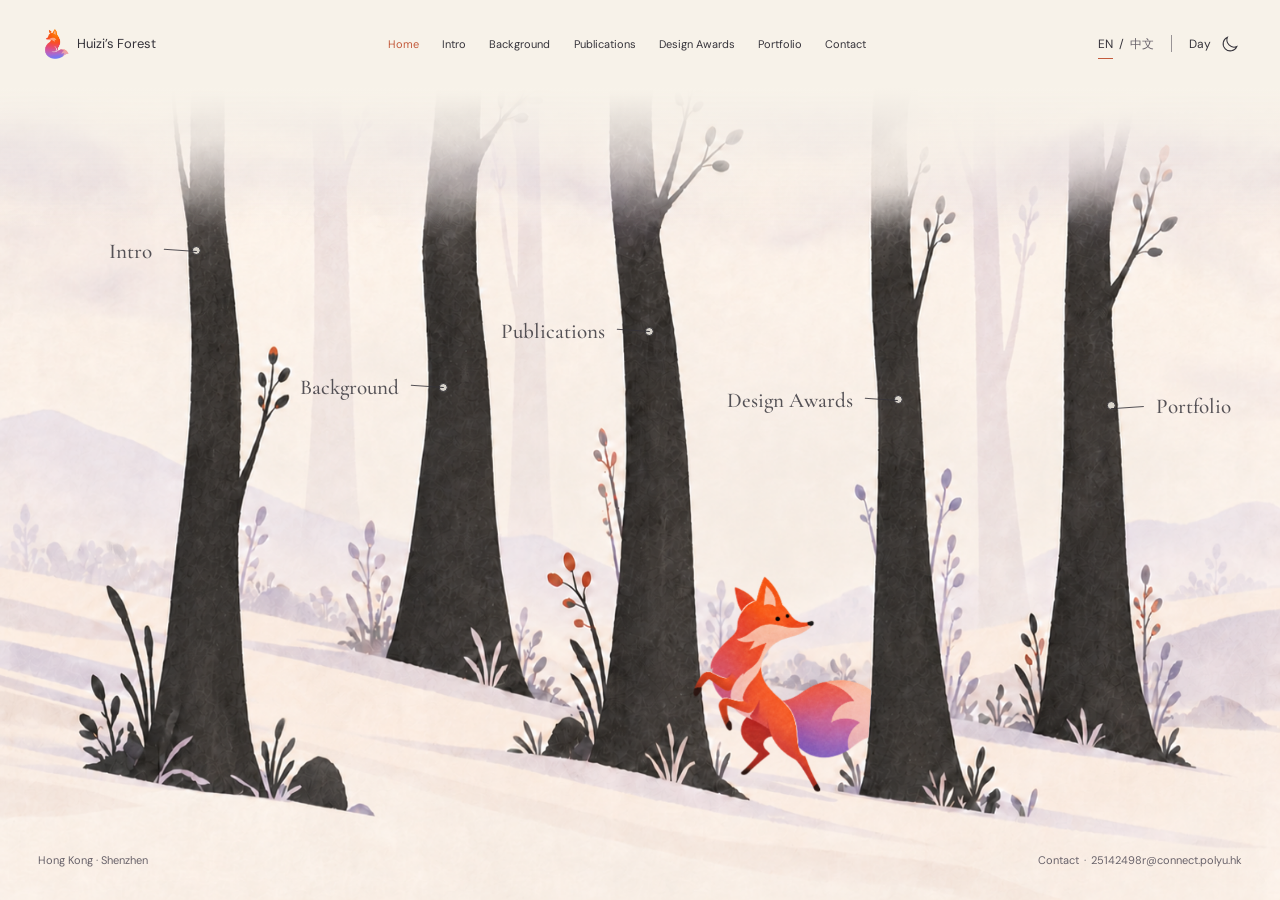
<file: index.html>
<!doctype html>
<html lang="en"><head><meta charset="UTF-8"><meta name="viewport" content="width=device-width,initial-scale=1"><meta name="theme-color" content="#f7f2e9"><meta name="description" content="Research and design: human–AI interaction, research systems, spatial experiences, and product design."><title>Huizi's forest</title><link rel="preconnect" href="https://fonts.googleapis.com"><link rel="preconnect" href="https://fonts.gstatic.com" crossorigin><link href="https://fonts.googleapis.com/css2?family=Cormorant+Garamond:ital,wght@0,400;0,500;0,600;1,400&family=DM+Sans:wght@400;500;600&family=Noto+Serif+SC:wght@400;500&display=swap" rel="stylesheet"><link rel="stylesheet" href="style.css?v=14"><link rel="stylesheet" href="forest.css?v=13"><link rel="stylesheet" href="content.css?v=16"><link rel="stylesheet" href="typography.css?v=13"><link rel="icon" href="assets/original-huizi-logo.png" type="image/png"><link rel="preload" as="image" href="assets/forest-level-day.png" media="(min-width:601px)"><link rel="preload" as="image" href="assets/forest-mobile-day.png" media="(max-width:600px)"><script>try{document.documentElement.dataset.theme=localStorage.getItem('huizi-paper-theme')||'day'}catch(e){}</script></head><body><a class="skip-link" href="#main">Skip to content</a><div id="app"></div><dialog id="project-dialog" aria-labelledby="project-title"></dialog><script type="module" src="app.js?v=17"></script></body></html>
</file>
<file: style.css>
:root{--paper:#f7f2e9;--paper-soft:#fcf8f1;--ink:#35333a;--ink-soft:#68626a;--line:rgba(69,56,68,.19);--red:#c35b3c;--serif:'Cormorant Garamond','Noto Serif SC',Georgia,serif;--sans:'DM Sans','PingFang SC','Microsoft YaHei',sans-serif;--header-height:88px}
:root[data-theme=night]{--paper:#20212b;--paper-soft:#292a36;--ink:#eee8de;--ink-soft:#c0b9c8;--line:rgba(224,212,227,.22);--red:#f29774}
*{box-sizing:border-box}html{background:var(--paper);scroll-behavior:smooth}body{margin:0;background:var(--paper);color:var(--ink);font:14px/1.7 var(--sans);transition:background .4s,color .4s}button,a{font:inherit;color:inherit}button{cursor:pointer}a{text-underline-offset:5px}button:focus-visible,a:focus-visible{outline:2px solid var(--red);outline-offset:6px}img{max-width:100%}button{touch-action:manipulation}::selection{background:#d2bbcc;color:#20212b}.sr-only{position:absolute;width:1px;height:1px;overflow:hidden;clip-path:inset(50%);white-space:nowrap}.skip-link{position:fixed;top:-70px;left:20px;z-index:500;padding:12px 18px;background:var(--ink);color:var(--paper)}.skip-link:focus{top:12px}
.site-header{position:fixed;z-index:100;top:0;left:0;right:0;height:var(--header-height);padding:0 clamp(24px,3.1vw,60px);display:flex;align-items:center;justify-content:space-between;gap:24px;background:var(--paper);border:0}.brand{display:flex;flex:none;text-decoration:none;align-items:center}.brand-name{margin-left:7px;font:normal 400 13px/1.4 var(--sans);letter-spacing:0}.brand-logo{width:30px;height:30px;object-fit:contain}.header-tools{display:flex;align-items:center;gap:17px;flex-shrink:0;font-size:12px}.contact-link{text-decoration:none}.contact-link:hover{color:var(--red)}.nav-separator{height:17px;width:1px;background:var(--ink-soft);opacity:.65}.language-switch{display:flex;gap:6px;align-items:center}.language-switch button{background:none;border:0;padding:3px 0;position:relative;font-size:12px}.language-switch button[aria-pressed=true]:after{content:'';height:1px;background:var(--red);left:0;right:0;bottom:-2px;position:absolute}.language-switch button[aria-pressed=false]{color:var(--ink-soft)}.theme-toggle{display:flex;align-items:center;gap:10px;border:0;background:none;padding:6px 0;font-size:12px}.theme-toggle svg{height:19px;width:19px;stroke-width:1.3}.top-nav{display:flex;align-items:center;gap:clamp(17px,1.8vw,30px);margin-left:auto;margin-right:auto;min-width:0}.top-nav a{font-size:11px;text-decoration:none;white-space:nowrap}.top-nav a[aria-current=page],.top-nav a:hover{color:var(--red)}.menu-toggle{display:none;background:none;border:0;width:25px;height:30px;flex-direction:column;justify-content:center;gap:6px;padding:0}.menu-toggle span{width:22px;height:1px;background:currentColor}.mobile-nav{display:none}#main{min-height:calc(100svh - 100px)}
.site-footer{display:flex;justify-content:space-between;gap:24px;padding:32px 0;margin:0 clamp(24px,5vw,80px);font-size:11px;color:var(--ink-soft);border-top:1px solid var(--line)}.site-footer a{text-decoration:none}.footer-contact{display:inline-flex;align-items:baseline;gap:5px;flex-wrap:wrap}.site-footer a:hover{color:var(--red)}.home-footer{position:absolute;z-index:15;left:0;right:0;bottom:0;border:0;padding:30px 0;margin:0 3%;pointer-events:none}.home-footer a{pointer-events:auto}.eyebrow,.pub-meta{text-transform:uppercase;letter-spacing:.14em;font-size:10px;font-weight:500;color:var(--red)}.text-link{display:inline-block;color:var(--red);text-decoration:none;border-bottom:1px solid currentColor;padding-bottom:4px;font-size:12px}.content-page{position:relative;max-width:1340px;margin:0 auto;padding:150px clamp(24px,7vw,100px) 80px}.content-page:before{content:'';position:absolute;pointer-events:none;z-index:0;right:-4vw;top:80px;width:280px;height:380px;background:url('assets/forest-approved-day.png') 96% center/auto 100%;opacity:.06;mask-image:linear-gradient(90deg,transparent,#000 70%),linear-gradient(0deg,transparent,#000 30%,#000 70%,transparent);mask-composite:intersect}.content-page>*{position:relative}.page-header{margin-bottom:70px;max-width:960px}.back-forest{display:inline-block;margin-bottom:44px;color:var(--ink-soft);text-decoration:none;border-bottom:1px solid var(--line);font-size:11px}.page-title{margin:0;font:500 clamp(62px,8.4vw,118px)/.96 var(--serif);letter-spacing:-.04em}.lead{max-width:780px;margin-top:28px;font:400 clamp(24px,2.8vw,37px)/1.3 var(--serif);color:var(--ink-soft)}
.filters{display:flex;flex-wrap:wrap;gap:14px 27px;padding-bottom:18px;border-bottom:1px solid var(--line);margin-bottom:28px}.filters button{position:relative;background:none;border:0;padding:6px 0;font-size:12px;color:var(--ink-soft)}.filters button[aria-pressed=true]{color:var(--red)}.filters button[aria-pressed=true]:after{content:'';position:absolute;bottom:-19px;left:0;right:0;height:2px;background:var(--red)}.portfolio-continue{margin-top:72px;padding-top:24px;border-top:1px solid var(--line);display:flex;align-items:baseline;justify-content:space-between;gap:30px}.portfolio-continue .eyebrow{margin:0}.portfolio-continue>a{display:inline-flex;align-items:center;gap:34px;color:var(--ink);font:400 30px/1.2 var(--serif);text-decoration:none}.portfolio-continue>a:hover{color:var(--red)}.portfolio-continue>a span{font:400 16px var(--sans)}.result-count{font-size:10px;letter-spacing:.08em;color:var(--ink-soft);margin:0 0 28px}.portfolio-grid{display:grid;grid-template-columns:1fr 1fr;gap:62px 42px}.project-card{position:relative;cursor:pointer;border:0;background:none;text-align:left;padding:0;display:flex;flex-direction:column}.project-cover{pointer-events:none;overflow:hidden;aspect-ratio:1.6;background:#fff;width:100%}.project-cover img{display:block;width:100%;height:100%;object-fit:cover;transition:transform .6s}.project-cover.system-cover{padding:18px}.project-cover.system-cover img{object-fit:contain}.project-card:hover .project-cover img{transform:scale(1.025)}.project-card-copy{padding:24px 0 20px;width:100%;border-bottom:1px solid var(--line);flex:1}.project-card h2{font:500 clamp(28px,3vw,40px)/1.1 var(--serif);margin:8px 0 16px}.project-card .pub-meta{margin:0;font-size:9px}.project-card-copy>p:not(.pub-meta){font-size:12px;line-height:1.85;color:var(--ink-soft);display:-webkit-box;-webkit-line-clamp:3;-webkit-box-orient:vertical;overflow:hidden}.project-card-copy>span{display:flex;justify-content:space-between;margin-top:26px;font-size:11px;color:var(--red)}.project-card-copy b{font-weight:400;font-size:18px}
#project-dialog{width:min(1200px,94vw);max-height:92svh;padding:0;margin:auto;overflow:auto;color:var(--ink);background:var(--paper);border:1px solid var(--line);box-shadow:0 24px 90px #15122045}#project-dialog::backdrop{background:#15121bba}.dialog-top{position:sticky;top:0;z-index:5;background:var(--paper);border-bottom:1px solid var(--line);padding:18px 26px;display:flex;align-items:center;justify-content:space-between;font-size:10px;letter-spacing:.06em}.dialog-top button{border:0;background:none;font-size:12px;display:flex;gap:16px;align-items:center}.dialog-top button span{font-size:23px;font-weight:400}.dialog-body{padding:clamp(30px,6vw,78px)}.dialog-body>h2{font:500 clamp(43px,6.5vw,84px)/1 var(--serif);letter-spacing:-.03em;max-width:950px;margin:18px 0 30px}.dialog-lead{font:400 clamp(22px,2.4vw,32px)/1.4 var(--serif);max-width:850px;color:var(--ink-soft)}.project-intent{max-width:830px;margin:30px 0;padding-top:22px;border-top:1px solid var(--line)}.project-intent>p:last-child{font-size:13px;line-height:1.9}.project-tools{font-size:11px;color:var(--ink-soft)}.project-tools>span{color:var(--red);margin-right:16px}.dialog-links{display:flex;flex-wrap:wrap;gap:24px;margin-top:28px}.gallery{display:grid;gap:36px;margin-top:55px}.gallery figure{margin:0}.gallery img{display:block;width:100%;height:auto;max-height:900px;object-fit:contain;background:#fff}.gallery figcaption{font-size:11px;color:var(--ink-soft);padding:14px 0;border-bottom:1px solid var(--line);line-height:1.8}
:lang(zh-CN) .page-title{font-size:clamp(48px,7.5vw,92px);line-height:1.3;letter-spacing:.04em}:lang(zh-CN) .lead{font-size:clamp(20px,2.2vw,29px);line-height:1.6}:lang(zh-CN) .project-card h2{font-size:28px;line-height:1.5}:lang(zh-CN) .eyebrow{letter-spacing:.16em}
@media(min-width:1500px){.site-header{--header-height:96px}.home-footer{font-size:12px}}
@media(max-width:1100px){.top-nav{display:none}.menu-toggle{display:flex}.mobile-nav.open{display:grid;max-height:calc(100svh - var(--header-height));overflow:auto;position:fixed;top:var(--header-height);left:0;right:0;background:var(--paper);z-index:99;padding:14px 28px 30px;border-bottom:1px solid var(--line)}.mobile-nav a{display:flex;gap:30px;text-decoration:none;font:400 26px var(--serif);padding:12px 0;border-bottom:1px solid var(--line)}.mobile-nav a[aria-current=page]{color:var(--red)}.portfolio-grid{gap:45px 28px}}
@media(max-width:600px){:root{--header-height:76px}.site-header{padding:0 20px;gap:12px}.brand-logo{width:28px;height:28px}.brand-name{font-size:12px}.header-tools{gap:12px;font-size:11px}.theme-toggle{gap:6px;font-size:11px}.theme-toggle svg{width:16px;height:16px}.language-switch button{font-size:11px}.nav-separator{height:13px}.site-footer{flex-direction:column;gap:8px;padding:26px 0;font-size:11px}.home-footer{bottom:0;margin:0 24px;gap:3px;font-size:10px;padding:20px 0}.content-page{padding:125px 24px 50px}.content-page:before{display:none}.page-header{margin-bottom:50px}.page-title{font-size:64px}.lead{font-size:26px}.portfolio-grid{grid-template-columns:1fr;gap:35px}.filters{gap:12px 22px}.filters button[aria-pressed=true]:after{bottom:-4px}.project-cover.system-cover{padding:10px}#project-dialog{width:100vw;max-width:100vw;max-height:100svh;height:100svh;border:0}.dialog-top{padding:16px 20px}.dialog-body{padding:30px 22px}.gallery{margin-top:36px}.dialog-top>span{max-width:70%}}
@media(prefers-reduced-motion:reduce){html{scroll-behavior:auto}*,*:before,*:after{animation:none!important;transition:none!important}}
</file>
<file: forest.css>
.home{height:100svh;min-height:580px;position:relative;overflow:hidden;background:var(--paper)}
.home-scene{position:absolute;inset:0;isolation:isolate;overflow:hidden;touch-action:pan-y}
.forest-world{position:absolute;top:0;height:100%;isolation:isolate}
.forest-art{position:absolute;inset:0;background:url('assets/forest-level-day.png') center/100% 100% no-repeat;pointer-events:none;z-index:0}
.forest-night{background-image:url('assets/forest-level-night.png');opacity:0;transition:opacity .8s}.forest-day{transition:opacity .8s}
[data-theme=night] .forest-night{opacity:1}[data-theme=night] .forest-day{opacity:0}
.tree-occluder{position:absolute;inset:0;pointer-events:none;z-index:10}.tree-occluder.occludes{z-index:30}
/* Occlusion contours follow the painted trunk and root silhouettes, including attached foliage.
   Day and night artwork have separate coordinates; do not share a ground-shaped base polygon. */
.tree-mask-1{clip-path:polygon(21.627% 0%,21.627% 40.02%,21.375% 40.423%,21.248% 43.145%,21.69% 42.44%,21.816% 41.532%,22.194% 40.927%,22.636% 41.028%,22.446% 42.137%,22.005% 42.54%,21.753% 42.44%,21.185% 43.75%,20.87% 46.169%,21.438% 45.363%,21.438% 44.96%,21.753% 44.254%,22.509% 43.851%,22.573% 44.456%,22.194% 45.161%,21.501% 45.363%,20.744% 46.875%,19.735% 52.117%,19.294% 53.427%,18.789% 56.552%,18.6% 59.073%,18.726% 68.246%,19.357% 80.04%,19.861% 83.871%,20.618% 87.298%,20.933% 87.903%,20.996% 88.71%,20.24% 88.609%,20.113% 87.802%,18.222% 86.089%,18.033% 86.089%,18.033% 86.29%,18.979% 87.198%,19.483% 87.399%,19.987% 88.508%,15.889% 88.004%,12.673% 87.198%,13.367% 85.988%,13.871% 85.887%,14.313% 85.887%,14.88% 86.29%,15.637% 87.5%,15.574% 87.198%,16.393% 87.097%,15.952% 86.492%,14.25% 85.484%,13.556% 85.484%,12.61% 86.29%,13.178% 84.577%,14.061% 83.065%,14.628% 82.661%,15.006% 81.754%,14.061% 82.46%,13.241% 83.77%,12.673% 85.685%,12.484% 85.786%,12.421% 86.996%,12.169% 86.996%,12.358% 86.29%,12.043% 86.895%,11.602% 86.895%,8.008% 85.786%,8.008% 84.073%,8.197% 84.375%,8.197% 83.972%,8.449% 83.972%,8.008% 83.165%,8.008% 82.56%,8.386% 82.964%,8.764% 83.871%,8.575% 81.25%,8.323% 79.839%,8.008% 79.536%,8.008% 79.234%,8.197% 79.335%,8.008% 78.327%,8.008% 76.109%,8.197% 76.815%,8.134% 77.923%,8.575% 80.343%,8.701% 80.343%,8.701% 78.024%,9.016% 77.319%,9.206% 77.319%,9.395% 77.722%,9.269% 79.335%,8.764% 80.645%,8.953% 82.661%,9.269% 81.25%,9.521% 80.847%,9.647% 80.847%,9.647% 81.452%,9.395% 81.855%,9.395% 82.56%,9.079% 82.863%,9.016% 83.468%,9.647% 83.468%,9.584% 82.964%,9.962% 82.359%,9.962% 81.653%,10.151% 81.452%,9.962% 81.25%,10.025% 80.242%,10.404% 80.544%,10.467% 81.149%,10.908% 81.956%,11.16% 82.964%,11.286% 82.964%,11.16% 81.351%,10.656% 78.629%,10.151% 77.016%,9.71% 76.411%,9.395% 75.202%,9.395% 74.899%,9.584% 74.798%,10.088% 75.504%,10.782% 77.52%,11.286% 79.738%,11.097% 76.613%,10.593% 73.185%,9.458% 68.649%,9.142% 68.246%,8.512% 66.532%,8.323% 65.524%,8.386% 65.02%,9.016% 65.524%,9.584% 66.734%,10.467% 70.464%,11.475% 76.512%,11.602% 81.149%,11.791% 80.645%,11.791% 78.931%,11.665% 74.194%,11.286% 71.573%,11.286% 69.758%,11.475% 69.456%,11.728% 69.758%,11.98% 71.169%,11.854% 74.698%,12.043% 76.008%,12.106% 78.73%,12.232% 78.327%,13.052% 71.169%,13.493% 63.911%,14.565% 51.512%,14.943% 44.758%,14.943% 40.02%,14.943% 0%)}
.tree-mask-2{clip-path:polygon(38.02% 0%,38.02% 40.02%,38.083% 40.222%,38.588% 55.04%,39.155% 63.407%,40.164% 71.875%,40.479% 73.185%,40.605% 73.185%,40.984% 75.706%,41.173% 76.109%,41.362% 76.008%,41.299% 76.512%,41.803% 77.621%,38.651% 76.411%,39.66% 73.891%,39.218% 73.992%,38.777% 74.798%,38.462% 76.21%,38.651% 73.992%,39.092% 72.379%,39.155% 71.169%,38.903% 71.371%,38.651% 72.177%,38.335% 74.294%,38.272% 76.109%,38.146% 76.21%,38.146% 74.698%,37.768% 71.774%,37.453% 70.565%,36.885% 69.758%,36.759% 69.758%,36.822% 70.363%,37.137% 71.573%,37.327% 71.774%,37.768% 73.992%,37.894% 76.109%,37.705% 75.806%,37.453% 74.294%,36.57% 72.984%,36.255% 72.984%,36.255% 73.185%,37.264% 74.899%,37.453% 75.907%,30.139% 73.085%,31.211% 67.742%,32.409% 57.661%,33.291% 47.681%,33.48% 44.153%,33.417% 40.02%,33.417% 0%)}
.tree-mask-3{clip-path:polygon(52.963% 0%,52.963% 40.02%,53.846% 52.823%,54.414% 70.867%,55.044% 80.444%,55.801% 85.484%,55.927% 85.585%,56.053% 83.367%,56.179% 83.367%,56.116% 86.19%,56.557% 84.274%,57.062% 83.669%,56.368% 86.593%,56.683% 86.694%,58.575% 88.911%,53.216% 87.097%,53.783% 85.282%,54.288% 84.879%,54.224% 84.577%,53.342% 85.484%,52.837% 86.895%,53.026% 84.879%,53.72% 81.855%,53.216% 82.56%,52.648% 84.879%,52.522% 83.367%,52.648% 81.855%,52.333% 80.444%,52.144% 80.544%,52.144% 81.048%,52.459% 83.065%,52.459% 86.794%,52.333% 86.794%,52.144% 84.879%,51.324% 82.56%,51.324% 83.065%,51.892% 84.98%,52.081% 86.593%,51.955% 86.593%,51.765% 85.786%,51.072% 84.375%,50.504% 83.669%,50.441% 83.972%,50.883% 84.375%,51.576% 86.492%,46.721% 84.778%,46.154% 84.778%,45.902% 84.476%,45.334% 84.577%,44.515% 84.375%,44.515% 84.173%,42.308% 83.871%,42.875% 82.863%,42.812% 82.258%,43.127% 81.653%,43.38% 80.544%,43.695% 80.343%,43.884% 79.839%,44.578% 79.637%,45.649% 80.746%,45.586% 79.94%,45.46% 79.94%,45.208% 79.032%,45.649% 79.133%,45.902% 80.141%,46.028% 81.956%,46.406% 82.661%,46.343% 80.645%,46.091% 79.335%,45.145% 76.411%,44.641% 75.403%,44.578% 74.798%,45.082% 75.202%,45.649% 76.31%,46.406% 79.032%,46.658% 80.847%,46.784% 80.544%,46.847% 79.234%,46.721% 79.133%,46.595% 77.218%,46.343% 76.008%,45.776% 74.294%,45.523% 74.194%,45.145% 73.387%,44.578% 71.673%,44.578% 70.968%,44.956% 71.169%,45.586% 72.177%,46.217% 73.891%,46.658% 75.605%,47.1% 78.528%,47.1% 76.411%,46.658% 72.379%,45.902% 68.347%,45.712% 67.742%,45.334% 67.44%,45.649% 67.339%,45.019% 65.827%,44.451% 65.121%,44.073% 64.819%,43.253% 65.121%,42.875% 64.718%,42.812% 63.81%,43.38% 63.71%,44.01% 64.718%,44.956% 65.524%,44.704% 63.609%,44.199% 63.105%,44.01% 62.097%,44.199% 61.391%,44.578% 61.492%,44.956% 62.601%,44.767% 63.81%,45.082% 65.625%,45.586% 66.431%,45.649% 65.222%,45.46% 64.819%,45.46% 64.113%,45.649% 63.609%,46.091% 63.609%,46.154% 64.617%,45.649% 65.726%,45.712% 67.036%,46.217% 68.448%,46.784% 70.968%,47.415% 76.008%,48.298% 65.625%,47.982% 61.19%,48.361% 63.71%,48.613% 59.98%,47.604% 52.319%,47.1% 51.31%,47.415% 51.613%,47.478% 50.907%,47.541% 51.613%,47.73% 51.815%,47.73% 52.823%,47.919% 52.923%,47.856% 53.427%,48.613% 58.569%,48.928% 52.52%,48.928% 45.363%,48.739% 40.02%,48.739% 0%)}
.tree-mask-4{clip-path:polygon(71.753% 0%,71.753% 40.02%,72.636% 62.702%,72.762% 62.903%,73.518% 73.79%,74.59% 82.964%,75.158% 86.089%,75.788% 88.105%,75.851% 86.895%,75.599% 86.19%,75.599% 85.181%,75.788% 85.081%,75.977% 85.484%,76.103% 86.996%,76.356% 85.786%,76.293% 84.173%,76.734% 82.964%,76.923% 83.165%,76.923% 84.173%,76.482% 85.383%,76.23% 88.105%,76.923% 85.786%,77.427% 85.181%,77.743% 85.383%,77.491% 86.492%,76.797% 87.298%,76.293% 89.012%,76.671% 90.222%,75.284% 89.919%,75.41% 89.214%,75.221% 89.315%,75.221% 88.407%,75.032% 88.911%,74.842% 88.508%,74.842% 88.911%,75.221% 89.819%,74.338% 89.718%,74.527% 89.113%,74.212% 89.617%,73.897% 89.617%,74.401% 88.407%,74.464% 87.5%,74.086% 88.105%,73.707% 89.617%,73.644% 88.306%,73.77% 86.694%,73.897% 86.694%,73.77% 85.887%,73.455% 86.694%,73.455% 89.516%,73.329% 89.516%,73.14% 88.508%,72.888% 88.407%,72.699% 87.802%,72.194% 87.298%,72.068% 87.399%,72.257% 87.903%,73.14% 89.415%,67.087% 88.306%,67.465% 86.492%,67.781% 83.569%,68.222% 72.984%,68.663% 48.185%,68.6% 43.548%,68.348% 40.02%,68.348% 0%)}
.tree-mask-5{clip-path:polygon(87.011% 0%,87.011% 40.02%,87.074% 40.222%,87.642% 50.907%,87.957% 61.794%,88.335% 68.851%,88.903% 74.698%,89.281% 77.218%,89.66% 78.327%,89.912% 80.444%,90.794% 83.569%,90.858% 81.855%,91.047% 81.855%,91.173% 83.266%,91.551% 81.351%,92.055% 80.847%,92.055% 81.452%,91.488% 82.661%,91.299% 83.669%,91.803% 82.964%,92.182% 82.863%,92.182% 83.367%,91.866% 83.871%,92.497% 84.274%,92.56% 84.677%,93.001% 84.879%,93.064% 85.181%,93.38% 85.282%,88.714% 84.173%,88.398% 83.871%,85.498% 83.065%,85.435% 82.863%,85.687% 82.359%,86.318% 81.855%,85.813% 82.056%,85.372% 82.762%,86.129% 80.444%,85.75% 80.544%,85.435% 81.048%,85.246% 81.956%,84.868% 82.661%,84.868% 80.141%,84.552% 78.73%,84.363% 79.738%,84.615% 80.948%,84.615% 82.762%,84.174% 81.048%,83.544% 80.141%,83.48% 80.343%,84.237% 82.56%,80.769% 81.552%,80.643% 81.452%,80.706% 81.048%,80.265% 81.25%,80.517% 81.149%,80.328% 80.746%,80.076% 81.149%,79.887% 81.048%,80.076% 80.444%,79.634% 80.746%,79.256% 80.444%,79.319% 80.242%,80.391% 80.444%,80.391% 80.04%,80.202% 80.242%,79.887% 79.637%,79.887% 79.335%,80.076% 79.335%,80.454% 79.839%,80.706% 80.948%,80.832% 80.948%,80.769% 79.032%,80.328% 76.613%,79.697% 75.504%,79.256% 73.79%,79.697% 74.093%,80.328% 75.403%,80.895% 77.722%,81.084% 79.234%,81.274% 78.629%,81.021% 73.488%,80.769% 72.581%,80.769% 72.379%,80.958% 72.581%,80.958% 71.774%,80.391% 69.153%,80.517% 68.145%,80.895% 68.548%,81.021% 69.153%,81.021% 70.161%,80.832% 70.565%,81.148% 72.278%,81.4% 76.714%,81.715% 74.698%,82.85% 59.879%,83.102% 50.706%,83.102% 40.02%,83.102% 0%)}
.forest-top-mist{position:absolute;z-index:40;top:0;left:0;right:0;height:calc(var(--header-height) + 140px);pointer-events:none;background:linear-gradient(var(--paper) 0,var(--paper) var(--header-height),transparent 100%)}
.forest-paths{position:absolute;z-index:50;inset:0;pointer-events:none}.tree-path{position:absolute;top:15%;bottom:16%;left:var(--tree-x);width:8%;transform:translateX(-50%);pointer-events:auto;text-decoration:none;outline:0}
.tree-label{position:absolute;top:var(--label-y);right:54%;font:500 clamp(18px,1.65vw,28px)/1 var(--serif);white-space:nowrap;display:flex;align-items:center;gap:12px;transition:color .3s,opacity .3s,transform .3s;opacity:.84}.tree-label:after{content:'';display:block;height:1px;width:clamp(19px,2.6vw,43px);background:currentColor;transform:rotate(4deg);transform-origin:right}.tree-label:before{content:'';position:absolute;right:-4px;bottom:calc(50% - 4px);width:7px;height:7px;border-radius:50%;background:var(--paper);border:1px solid currentColor;transition:background .3s}.tree-path:last-child .tree-label{left:50%;right:auto;flex-direction:row-reverse}.tree-path:last-child .tree-label:before{right:auto;left:-4px}.tree-path:last-child .tree-label:after{transform:rotate(-4deg)}
.tree-path:hover .tree-label,.tree-path:focus-visible .tree-label,.tree-path.is-active .tree-label{color:var(--red);opacity:1;transform:translateY(-3px)}.tree-path:hover .tree-label:before,.tree-path:focus-visible .tree-label:before{background:var(--red);border-color:var(--red)}.tree-path:focus-visible .tree-label{outline:1px solid var(--red);outline-offset:10px}.forest-paths:has(.tree-path:hover) .tree-path:not(:hover) .tree-label{opacity:.55}
.fox-runner{position:absolute;z-index:20;left:62%;top:88%;transform:translate(-50%,-100%) scale(var(--depth-scale,1));transform-origin:center bottom;pointer-events:none;will-change:left,top}
.fox-orientation{width:100%;height:100%;transform:scaleX(var(--direction,1));transform-origin:center bottom}
.fox-sprite{position:absolute;left:0;bottom:-3.5%;width:100%;height:100%;max-width:none;object-fit:contain;opacity:0;transform-origin:center bottom}
.fox-sprite.active{opacity:1}.fox-sprite[data-sprite=sit]{width:85%;height:85%;left:7.5%;bottom:-4.5%}.fox-sprite[data-sprite=sniff]{width:140%;height:auto;left:-20%;bottom:-3.85%}.fox-sprite[data-sprite^=gait-]{width:144%;height:auto;left:-22%;bottom:-8.5%}
.fox-runner[data-pose=curious] .fox-orientation{animation:fox-curious 2.2s ease-in-out}.fox-runner[data-pose=peek] .fox-orientation{animation:fox-peek 2.2s ease-in-out}
@keyframes fox-curious{0%,100%{rotate:0}30%,65%{rotate:-4deg;translate:0 -3px}}
@keyframes fox-peek{0%,100%{translate:0 0}35%{translate:6px 0}55%{translate:2px -3px}75%{translate:6px 0}}
@keyframes fox-peek-mobile{0%,100%{translate:0 0}35%,75%{translate:2px 0}55%{translate:0 -3px}}
.forest-mobile-links{display:none}
@media(max-width:900px){.tree-label{font-size:22px;gap:7px}.tree-label:after{width:20px}.tree-path:first-child .tree-label,.tree-path:nth-child(2) .tree-label{right:35%}.tree-path:nth-child(4) .tree-label{right:45%}}
@media(max-width:600px){
 .home{min-height:640px}.forest-art{background-image:url('assets/forest-mobile-day.png')}.forest-night{background-image:url('assets/forest-mobile-night.png')}
 .fox-runner[data-pose=peek] .fox-orientation{animation-name:fox-peek-mobile}
 .forest-paths{display:block}.tree-path{top:0;bottom:0;width:9%;pointer-events:none}
 .tree-label{top:var(--label-y);font-size:21px;gap:8px;pointer-events:auto;background:color-mix(in srgb,var(--paper) 92%,transparent);padding:5px 6px;opacity:1}
 .tree-label:after{width:12px;flex:none}.tree-label:before{width:5px;height:5px;bottom:calc(50% - 2px)}
 .tree-path:nth-child(1) .tree-label,.tree-path:nth-child(2) .tree-label{left:50%;right:auto;flex-direction:row-reverse}
 .tree-path:nth-child(1) .tree-label:before,.tree-path:nth-child(2) .tree-label:before{left:-3px;right:auto}
 .tree-path:nth-child(3) .tree-label,.tree-path:nth-child(4) .tree-label,.tree-path:nth-child(5) .tree-label{left:auto;right:50%;flex-direction:row}
 .tree-path:nth-child(5) .tree-label:before{left:auto;right:-3px}
 .tree-mask-1{clip-path:polygon(15.107% 0%,15.107% 40.023%,16.234% 50.282%,16.009% 55.919%,16.234% 55.919%,17.136% 54.961%,18.264% 53.495%,18.489% 52.368%,18.038% 52.255%,17.926% 51.86%,18.038% 51.747%,18.489% 51.804%,18.602% 52.424%,19.053% 51.973%,19.617% 50.282%,19.278% 49.775%,19.504% 49.098%,20.068% 49.042%,20.293% 49.267%,20.18% 49.775%,19.729% 50.056%,19.504% 51.409%,20.18% 51.015%,20.406% 50.564%,20.97% 50.282%,21.533% 50.338%,21.308% 50.846%,20.744% 51.071%,20.293% 51.015%,19.391% 51.747%,18.94% 52.818%,19.278% 52.762%,20.068% 52.029%,20.744% 51.747%,21.533% 51.747%,21.533% 52.029%,20.857% 52.424%,19.842% 52.48%,18.828% 53.157%,17.475% 55.693%,16.798% 56.483%,16.234% 58.061%,16.009% 59.921%,16.234% 65.276%,17.249% 73.675%,18.038% 76.212%,19.053% 78.241%,19.955% 79.312%,18.715% 79.256%,18.489% 78.749%,15.558% 77.621%,15.107% 77.678%,16.685% 78.354%,17.249% 78.41%,18.264% 79.2%,9.245% 78.579%,9.132% 78.467%,10.147% 77.903%,11.274% 77.79%,12.627% 78.016%,12.627% 77.847%,12.063% 77.621%,10.598% 77.565%,8.906% 78.072%,9.696% 77.17%,12.289% 75.874%,12.401% 75.648%,10.823% 76.043%,9.921% 76.607%,8.794% 77.79%,8.681% 78.523%,8.455% 78.523%,8.568% 78.129%,8.23% 78.467%,7.554% 78.467%,2.593% 78.072%,2.931% 77.847%,3.833% 77.847%,3.946% 77.678%,4.284% 77.678%,4.284% 77.452%,3.833% 77.114%,3.044% 77.227%,2.48% 77.001%,2.48% 76.888%,3.044% 76.888%,2.48% 76.607%,2.48% 76.268%,3.044% 76.268%,3.72% 76.55%,3.72% 76.945%,4.51% 77.565%,4.51% 76.663%,4.848% 77.452%,5.299% 76.607%,5.637% 76.607%,5.637% 76.832%,5.411% 76.832%,5.186% 77.508%,5.862% 77.678%,6.201% 77.17%,6.088% 76.55%,5.524% 75.874%,5.75% 75.817%,6.088% 76.043%,5.524% 74.634%,4.848% 73.619%,3.833% 73.055%,3.608% 72.21%,4.284% 72.379%,4.848% 72.886%,5.975% 74.803%,6.539% 76.437%,6.764% 76.212%,6.426% 74.634%,6.088% 74.183%,6.201% 73.393%,6.539% 73.45%,6.764% 73.844%,6.652% 75.085%,6.877% 75.592%,7.328% 74.69%,9.696% 50.338%,9.808% 44.589%,9.47% 40.023%,9.47% 0%)}
 .tree-mask-2{clip-path:polygon(33.033% 0%,33.033% 40.023%,33.033% 42.616%,34.611% 51.804%,35.287% 61.387%,36.077% 66.178%,36.866% 68.828%,37.655% 70.349%,37.993% 69.504%,38.331% 69.504%,37.993% 69.899%,37.993% 70.97%,38.557% 70.913%,38.67% 70.519%,39.233% 70.349%,38.782% 70.97%,39.346% 71.308%,39.91% 71.139%,40.023% 71.928%,34.837% 71.251%,35.738% 70.462%,36.64% 70.011%,35.513% 70.237%,34.498% 71.139%,34.724% 70.237%,35.175% 69.842%,35.626% 68.828%,34.837% 69.222%,34.273% 70.462%,34.273% 71.082%,34.047% 71.139%,33.709% 69.222%,33.371% 68.658%,32.694% 68.264%,32.469% 68.264%,32.582% 68.658%,33.484% 69.786%,33.709% 71.082%,32.92% 70.124%,31.68% 69.617%,31.342% 69.673%,32.807% 70.519%,33.145% 71.026%,24.577% 69.955%,25.93% 67.249%,26.945% 64.092%,28.636% 54.453%,28.41% 49.211%,27.847% 45.772%,27.396% 40.023%,27.396% 0%)}
 .tree-mask-3{clip-path:polygon(52.537% 0%,52.537% 40.023%,52.649% 40.248%,52.649% 42.672%,53.1% 46.223%,54.679% 51.86%,56.032% 59.921%,57.497% 75.817%,58.399% 81.454%,59.076% 83.371%,59.301% 83.653%,59.526% 83.596%,59.526% 83.991%,60.09% 84.273%,60.203% 84.555%,60.203% 83.315%,60.654% 83.315%,60.879% 84.329%,61.781% 82.131%,62.458% 81.736%,62.909% 81.68%,62.909% 82.187%,61.556% 83.596%,61.33% 84.724%,61.556% 84.724%,62.57% 83.653%,63.585% 83.089%,64.374% 83.033%,64.374% 83.427%,63.36% 84.16%,62.232% 84.611%,61.556% 85.738%,61.894% 85.795%,61.894% 85.513%,62.683% 85.175%,63.472% 85.287%,63.472% 85.062%,64.149% 84.724%,64.938% 84.667%,65.389% 85.006%,65.389% 85.344%,64.487% 85.795%,64.825% 86.133%,65.389% 85.795%,65.84% 85.908%,65.727% 86.133%,64.938% 86.302%,65.276% 86.922%,55.242% 85.682%,56.257% 84.611%,57.046% 84.498%,57.159% 84.273%,56.708% 84.273%,55.693% 84.611%,54.566% 85.569%,54.904% 84.498%,56.257% 82.694%,55.242% 83.145%,54.34% 84.442%,54.115% 83.596%,54.34% 82.807%,53.777% 81.962%,53.439% 82.074%,53.439% 82.3%,54.002% 83.371%,54.002% 85.457%,53.777% 85.457%,53.777% 85.006%,53.213% 84.104%,52.086% 83.145%,51.86% 83.202%,52.875% 84.216%,53.326% 85.344%,53.1% 85.344%,52.988% 85.062%,51.747% 84.216%,50.62% 83.766%,50.395% 83.878%,51.184% 84.104%,52.537% 85.287%,51.747% 85.287%,51.297% 85.118%,46.9% 84.611%,46.787% 84.498%,45.885% 84.498%,45.434% 84.329%,44.983% 84.386%,41.15% 83.991%,41.263% 83.766%,41.714% 83.709%,41.714% 83.484%,42.277% 83.427%,42.165% 83.089%,42.616% 82.751%,43.179% 82.694%,43.179% 82.525%,41.939% 81.454%,41.037% 81.06%,40.699% 80.609%,41.488% 80.722%,42.503% 81.172%,43.743% 82.469%,44.532% 82.582%,44.645% 82.413%,44.307% 82.131%,44.419% 81.793%,44.081% 81.342%,42.954% 80.327%,42.503% 80.271%,41.939% 79.876%,41.714% 79.481%,40.812% 78.861%,40.699% 78.467%,41.714% 78.692%,43.292% 79.651%,44.758% 81.172%,45.321% 82.525%,45.66% 82.244%,45.66% 80.778%,44.983% 78.636%,44.532% 78.241%,44.645% 77.903%,44.081% 77.339%,43.067% 76.945%,41.939% 77.001%,41.488% 76.776%,41.488% 76.494%,42.616% 76.55%,42.954% 76.888%,44.194% 77.283%,43.856% 76.381%,43.179% 76.099%,43.067% 75.817%,43.179% 75.479%,43.743% 75.423%,44.194% 75.761%,43.968% 76.55%,44.758% 77.678%,44.983% 77.17%,44.758% 76.663%,44.983% 76.437%,45.66% 76.437%,45.66% 76.888%,44.983% 77.227%,44.983% 78.129%,45.66% 79.087%,46.223% 80.778%,47.125% 78.185%,47.802% 72.097%,48.591% 67.869%,48.816% 65.107%,47.914% 62.909%,47.351% 62.289%,47.463% 61.894%,47.125% 61.105%,46.674% 60.879%,46.9% 60.598%,46.449% 60.259%,46.674% 60.034%,46.336% 59.076%,45.772% 58.794%,45.772% 58.681%,46.11% 58.794%,45.998% 58.343%,46.223% 58.343%,46.336% 58.794%,46.561% 58.512%,46.449% 59.188%,46.787% 60.09%,47.125% 60.203%,47.125% 60.823%,47.463% 60.598%,47.351% 61.105%,48.816% 64.092%,49.154% 61.387%,49.042% 52.311%,47.125% 40.023%,47.125% 0%)}
 .tree-mask-4{clip-path:polygon(70.237% 0%,70.237% 40.023%,70.575% 45.434%,72.041% 43.743%,72.604% 42.841%,72.492% 42.446%,72.717% 42.616%,73.732% 40.981%,73.619% 41.601%,73.844% 41.545%,73.844% 41.657%,72.943% 42.785%,73.168% 43.01%,72.717% 43.236%,71.139% 46.054%,70.913% 47.971%,71.815% 53.495%,72.492% 61.443%,73.168% 65.727%,75.197% 73.112%,75.874% 74.634%,76.55% 75.479%,77.227% 75.874%,77.114% 76.099%,77.678% 76.663%,74.183% 76.381%,74.746% 75.986%,73.732% 76.325%,74.972% 75.254%,74.634% 75.254%,73.957% 75.592%,73.281% 76.325%,73.844% 74.408%,73.281% 74.69%,72.943% 76.268%,72.604% 75.817%,71.364% 75.141%,70.8% 75.197%,71.251% 75.31%,72.604% 76.268%,71.815% 76.212%,70.575% 75.761%,70.462% 75.874%,71.139% 76.156%,66.178% 75.93%,64.036% 75.648%,64.262% 75.592%,64.149% 75.254%,64.487% 75.423%,64.713% 75.366%,64.374% 73.788%,63.472% 71.984%,62.909% 71.702%,62.232% 70.913%,62.232% 70.631%,62.57% 70.631%,63.36% 71.139%,64.036% 72.661%,64.374% 72.886%,65.051% 74.746%,64.487% 71.646%,64.825% 71.59%,65.051% 71.928%,64.938% 72.943%,65.163% 73.901%,65.389% 73.901%,66.291% 68.264%,66.855% 60.203%,66.855% 52.649%,65.953% 46.336%,65.727% 40.023%,65.727% 0%)}
 .tree-mask-5{clip-path:polygon(93.799% 0%,93.799% 40.023%,93.461% 40.643%,93.687% 40.868%,93.236% 41.15%,92.672% 42.503%,91.657% 43.968%,93.461% 43.067%,93.687% 43.123%,91.883% 44.025%,91.995% 44.194%,91.094% 44.645%,89.515% 47.012%,89.29% 48.478%,90.981% 58.906%,92.221% 72.266%,93.123% 77.452%,93.912% 79.2%,94.25% 78.241%,94.476% 78.354%,94.701% 77.79%,94.363% 80.101%,94.927% 78.805%,95.716% 78.129%,94.589% 80.214%,94.814% 81.003%,95.039% 81.06%,94.927% 80.609%,95.265% 80.271%,95.603% 81.116%,96.28% 79.932%,97.069% 79.707%,97.069% 80.045%,95.941% 80.947%,95.829% 81.398%,96.505% 81.003%,97.069% 80.947%,97.182% 81.285%,96.618% 81.567%,97.407% 81.68%,97.632% 81.962%,98.76% 82.356%,88.162% 81.454%,89.177% 80.891%,89.628% 80.891%,89.853% 80.722%,90.53% 80.778%,90.417% 80.609%,89.402% 80.665%,88.05% 81.229%,89.515% 79.03%,88.839% 79.369%,87.26% 81.229%,87.26% 80.722%,86.809% 80.101%,87.035% 79.651%,86.471% 78.918%,86.246% 78.918%,86.809% 81.342%,85.569% 80.158%,84.555% 79.876%,84.329% 79.989%,85.569% 80.552%,86.133% 81.285%,80.383% 80.778%,80.383% 80.609%,79.707% 80.722%,78.016% 80.552%,78.016% 80.271%,78.692% 80.045%,80.045% 80.158%,80.045% 79.989%,79.256% 79.651%,79.369% 79.481%,80.158% 79.707%,80.722% 80.271%,80.947% 80.158%,80.722% 79.594%,80.045% 79.369%,79.82% 78.974%,78.805% 78.241%,78.805% 78.072%,79.143% 78.072%,79.932% 78.467%,80.722% 79.425%,79.932% 77.508%,78.354% 76.437%,78.354% 76.607%,78.016% 76.607%,78.241% 76.381%,78.016% 75.705%,78.467% 75.761%,78.467% 75.536%,78.918% 75.423%,79.256% 75.479%,79.256% 75.761%,78.805% 75.986%,79.594% 76.437%,81.285% 79.312%,81.623% 78.918%,81.06% 75.479%,80.496% 74.746%,80.496% 74.521%,80.834% 74.746%,80.834% 74.352%,80.383% 73.168%,79.82% 72.717%,79.932% 71.984%,80.045% 71.871%,80.383% 71.928%,80.834% 72.322%,80.609% 73.393%,81.06% 74.577%,81.285% 74.577%,81.172% 75.028%,82.074% 77.621%,82.864% 74.915%,83.54% 70.688%,84.555% 60.034%,84.555% 54.735%,83.54% 43.63%,83.653% 40.023%,83.653% 0%)}
 .home-footer{background:linear-gradient(transparent,var(--paper) 60%);margin:0;padding:23px 24px}
}
@media(prefers-reduced-motion:reduce){.fox-runner{will-change:auto}.forest-night,.forest-day{transition:none}.tree-label{opacity:1}}

/* Night trunks are drawn slightly left and higher than the day trunks. */
[data-theme=night] .tree-occluder[data-mask="0"]{clip-path:polygon(22.131% 0%,22.131% 40.02%,21.942% 40.827%,21.627% 41.129%,21.375% 41.028%,20.807% 42.238%,20.429% 44.859%,20.996% 43.851%,21.059% 44.052%,20.366% 45.363%,19.924% 47.278%,19.546% 49.597%,18.537% 53.831%,18.222% 56.956%,18.285% 63.71%,18.916% 75.806%,19.483% 81.452%,19.861% 83.468%,20.113% 83.77%,20.113% 84.677%,20.618% 86.694%,19.798% 86.492%,19.294% 85.383%,17.718% 83.871%,17.591% 83.871%,17.654% 84.173%,19.168% 85.786%,19.42% 86.391%,12.358% 84.476%,12.926% 83.569%,13.808% 83.367%,14.061% 83.065%,13.871% 82.762%,13.178% 82.762%,12.295% 83.669%,13.052% 81.452%,13.619% 80.544%,13.367% 80.847%,13.115% 80.847%,13.178% 80.544%,12.989% 80.746%,12.295% 83.065%,11.854% 83.669%,11.728% 84.274%,6.999% 82.863%,7.062% 82.157%,7.377% 82.258%,7.503% 81.956%,7.818% 81.855%,6.999% 81.351%,6.999% 80.444%,7.692% 80.948%,8.071% 81.956%,8.071% 81.452%,8.386% 81.653%,7.503% 79.637%,6.999% 79.839%,6.999% 77.319%,7.377% 77.823%,7.503% 78.629%,7.629% 78.528%,7.629% 79.536%,8.638% 81.351%,8.26% 77.621%,7.755% 76.815%,7.881% 76.613%,8.134% 76.915%,7.945% 75.504%,7.881% 75.202%,7.44% 74.899%,7.125% 74.093%,6.999% 73.185%,7.125% 72.48%,7.503% 72.681%,7.945% 73.589%,8.071% 74.294%,7.945% 75.202%,8.449% 77.923%,8.575% 77.419%,8.449% 76.815%,8.512% 75.403%,8.827% 74.798%,9.142% 75.202%,9.079% 76.31%,8.512% 78.327%,8.764% 80.141%,8.953% 78.629%,9.206% 78.226%,9.395% 78.327%,9.142% 79.435%,9.206% 79.738%,8.827% 80.242%,8.827% 81.149%,9.142% 80.746%,9.521% 80.847%,9.395% 80.04%,9.71% 79.637%,9.71% 78.931%,9.899% 78.629%,9.71% 77.923%,9.836% 77.319%,10.151% 77.52%,10.214% 78.226%,10.34% 78.226%,10.277% 78.629%,10.656% 79.234%,10.908% 80.444%,11.034% 80.141%,10.214% 75.504%,9.773% 74.194%,9.521% 73.992%,9.079% 72.883%,9.079% 72.278%,9.269% 72.177%,10.025% 73.488%,10.656% 75.706%,10.971% 77.52%,10.782% 74.294%,10.34% 71.169%,9.206% 66.23%,8.953% 65.927%,8.26% 63.911%,8.134% 62.702%,8.575% 63.004%,9.206% 64.214%,10.025% 67.54%,11.034% 73.387%,11.286% 78.629%,11.412% 78.629%,11.475% 78.125%,11.475% 76.31%,11.349% 71.169%,11.034% 69.254%,11.16% 67.238%,11.475% 67.54%,11.665% 68.75%,11.538% 71.573%,11.728% 72.883%,11.791% 76.109%,11.917% 75.806%,12.863% 67.238%,14.124% 51.815%,14.502% 45.867%,14.628% 40.02%,14.628% 0%)}
[data-theme=night] .tree-occluder[data-mask="1"]{clip-path:polygon(37.453% 0%,37.453% 40.02%,38.02% 54.536%,38.525% 61.391%,39.66% 70.363%,39.912% 70.968%,39.975% 70.161%,40.038% 72.177%,40.542% 73.992%,41.11% 75.202%,37.957% 73.992%,38.588% 72.379%,39.092% 71.573%,39.029% 71.371%,38.398% 71.875%,37.894% 73.185%,38.02% 71.673%,38.462% 69.859%,38.462% 69.052%,37.894% 70.262%,37.516% 72.984%,37.011% 69.254%,36.759% 68.448%,36.192% 67.641%,36.192% 68.448%,36.57% 69.556%,36.696% 69.556%,36.948% 70.665%,37.264% 73.589%,36.696% 71.774%,35.687% 70.665%,35.561% 70.867%,36.696% 72.681%,36.822% 73.488%,33.859% 72.177%,29.697% 70.766%,30.706% 65.625%,32.03% 54.94%,32.976% 44.96%,33.039% 40.02%,33.039% 0%)}
[data-theme=night] .tree-occluder[data-mask="2"]{clip-path:polygon(52.018% 0%,52.018% 40.02%,52.963% 51.714%,53.783% 71.774%,54.477% 80.746%,54.918% 83.266%,55.044% 81.552%,55.17% 81.552%,55.107% 83.972%,55.612% 81.956%,56.053% 81.552%,55.296% 84.173%,57.377% 86.492%,52.018% 84.577%,52.585% 83.266%,53.279% 82.359%,52.396% 82.863%,51.765% 84.274%,51.892% 82.762%,52.585% 79.738%,52.081% 80.444%,51.639% 82.56%,51.513% 82.56%,51.513% 79.536%,51.261% 78.427%,51.135% 78.427%,51.135% 79.435%,51.387% 81.552%,51.387% 83.77%,50.378% 80.343%,50.252% 80.544%,50.631% 81.653%,51.009% 83.871%,50.126% 82.056%,49.433% 81.452%,50.063% 82.46%,50.757% 84.173%,45.145% 82.258%,41.614% 81.653%,41.866% 80.746%,42.055% 80.645%,42.055% 80.04%,42.434% 79.335%,42.686% 78.226%,43.19% 77.621%,43.947% 77.52%,44.704% 78.226%,45.019% 78.831%,44.578% 76.915%,44.893% 77.117%,45.145% 77.823%,45.586% 80.444%,45.776% 80.04%,45.208% 76.411%,44.956% 76.109%,44.83% 75.403%,43.632% 72.581%,44.199% 72.883%,44.956% 74.194%,45.397% 75.403%,45.965% 78.73%,46.217% 77.52%,45.649% 73.79%,44.956% 71.875%,44.262% 70.766%,43.632% 68.851%,43.632% 68.548%,44.199% 68.851%,45.271% 70.867%,45.965% 73.286%,46.406% 76.008%,46.469% 74.395%,45.649% 68.448%,45.271% 67.44%,45.397% 67.339%,45.271% 66.633%,44.451% 63.81%,43.884% 62.802%,43.064% 61.996%,43.506% 62.198%,44.136% 63.004%,43.758% 61.089%,43.884% 60.887%,44.199% 62.802%,44.704% 64.113%,44.83% 62.601%,44.893% 64.617%,45.902% 68.246%,46.721% 73.387%,47.478% 65.827%,47.856% 59.173%,47.856% 58.165%,47.667% 57.964%,47.1% 53.73%,47.289% 54.234%,47.793% 58.065%,47.919% 58.065%,48.045% 55.645%,48.108% 43.75%,47.982% 40.02%,47.982% 0%)}
[data-theme=night] .tree-occluder[data-mask="3"]{clip-path:polygon(67.465% 40.02%,70.807% 40.121%,71.438% 57.863%,71.69% 61.593%,71.816% 61.29%,71.753% 63.306%,72.509% 73.185%,72.636% 73.79%,72.825% 73.185%,72.699% 74.798%,73.014% 76.613%,73.329% 80.343%,74.023% 84.476%,74.527% 86.391%,74.653% 86.391%,74.653% 84.879%,74.401% 84.274%,74.401% 83.165%,74.527% 83.065%,74.716% 83.569%,74.842% 85.383%,75.221% 83.669%,75.158% 82.157%,75.599% 81.048%,75.788% 81.351%,75.788% 82.056%,75.284% 83.569%,74.968% 86.19%,75.095% 86.19%,75.851% 83.669%,76.356% 83.165%,76.545% 83.266%,76.419% 84.173%,75.599% 85.282%,74.968% 87.198%,75.536% 88.306%,74.023% 87.903%,74.149% 87.198%,73.897% 87.399%,73.96% 86.593%,73.834% 86.996%,73.518% 86.593%,73.897% 87.903%,72.699% 87.702%,73.266% 85.484%,72.762% 86.19%,72.383% 87.399%,72.573% 85.181%,72.509% 83.972%,72.194% 84.879%,72.131% 86.391%,71.942% 85.988%,72.068% 87.097%,71.501% 85.887%,70.744% 85.282%,71.879% 87.298%,71.879% 87.5%,71.627% 87.5%,65.889% 86.29%,65.952% 85.786%,65.385% 85.585%,64.313% 83.871%,64.376% 83.669%,64.817% 83.871%,65.637% 85.585%,65.385% 83.871%,64.628% 82.056%,64.628% 81.25%,65.259% 82.359%,65.7% 85.383%,65.826% 85.383%,65.889% 83.266%,66.015% 85.484%,66.393% 83.266%,66.772% 78.629%,67.465% 56.552%)}
[data-theme=night] .tree-occluder[data-mask="4"]{clip-path:polygon(86.633% 0%,86.633% 40.02%,87.074% 46.673%,87.768% 63.407%,88.209% 69.355%,88.777% 74.194%,88.903% 74.798%,89.029% 74.194%,89.092% 75.907%,89.47% 78.024%,89.786% 78.629%,89.849% 79.637%,90.038% 79.234%,89.975% 80.141%,90.227% 81.048%,90.353% 81.149%,90.416% 79.536%,90.542% 79.435%,90.668% 81.25%,91.047% 79.335%,91.614% 78.629%,91.614% 79.335%,90.984% 80.645%,90.794% 81.754%,91.614% 80.746%,91.74% 81.25%,91.236% 81.855%,91.929% 82.157%,92.119% 82.661%,92.623% 82.964%,84.994% 80.645%,85.057% 80.242%,85.876% 79.637%,85.876% 79.435%,85.246% 79.637%,84.868% 80.141%,85.624% 78.125%,84.931% 78.73%,84.426% 80.141%,84.363% 78.024%,83.985% 76.411%,83.859% 77.621%,84.048% 78.427%,84.111% 80.04%,83.607% 78.629%,82.913% 77.722%,82.787% 77.823%,83.354% 78.831%,83.796% 80.242%,80.013% 79.032%,80.202% 77.621%,79.95% 77.117%,80.139% 76.815%,79.697% 74.294%,78.878% 72.883%,78.499% 71.472%,78.878% 71.673%,79.571% 73.085%,80.202% 75.605%,80.328% 77.016%,80.454% 77.016%,80.643% 75.907%,80.58% 73.69%,80.454% 73.69%,80.58% 73.488%,80.328% 72.48%,80.454% 72.278%,80.139% 70.565%,80.265% 70.161%,80.013% 68.145%,79.76% 67.742%,79.634% 66.431%,79.887% 66.028%,80.202% 66.734%,80.265% 67.742%,80.076% 68.347%,80.517% 71.169%,80.706% 75%,80.958% 73.589%,81.778% 64.718%,82.346% 56.956%,82.724% 48.387%,82.787% 40.02%,82.787% 0%)}
@media(max-width:600px){
 [data-theme=night] .tree-occluder[data-mask="0"]{clip-path:polygon(15.22% 0%,15.22% 40.023%,16.122% 48.534%,15.896% 54.059%,18.151% 51.578%,18.377% 50.62%,18.602% 50.564%,18.602% 49.605%,18.489% 49.38%,17.926% 49.211%,17.926% 48.703%,18.377% 48.591%,18.715% 48.816%,18.715% 50.113%,19.166% 49.549%,19.504% 48.196%,19.729% 48.309%,19.391% 49.605%,20.068% 49.211%,19.391% 49.831%,18.828% 51.015%,19.504% 50.62%,19.729% 50.676%,18.602% 51.409%,16.685% 54.453%,15.896% 57.666%,16.009% 61.612%,17.024% 71.195%,17.926% 74.295%,19.166% 76.832%,19.504% 76.945%,19.842% 77.508%,18.715% 77.452%,18.264% 76.832%,15.333% 75.817%,14.994% 75.874%,16.685% 76.607%,17.024% 76.55%,18.151% 77.396%,9.019% 76.776%,9.583% 76.268%,10.823% 75.986%,11.725% 76.043%,12.852% 76.437%,13.303% 76.381%,11.838% 75.761%,10.147% 75.817%,8.906% 76.268%,9.019% 75.93%,10.034% 75.085%,11.274% 74.408%,11.838% 74.295%,12.401% 73.844%,10.936% 74.183%,9.921% 74.746%,8.794% 75.874%,8.568% 76.719%,8.343% 76.719%,8.455% 76.325%,8.23% 76.325%,8.117% 76.663%,7.554% 76.663%,2.593% 76.268%,2.818% 76.043%,3.946% 75.93%,3.044% 75.592%,4.059% 75.874%,4.284% 75.817%,3.72% 75.31%,2.931% 75.423%,2.368% 75.197%,2.818% 75.028%,2.368% 74.746%,2.593% 74.408%,3.72% 74.746%,3.72% 75.197%,4.622% 75.761%,4.284% 74.464%,3.382% 73.675%,3.382% 73.112%,4.171% 73.337%,4.284% 73.619%,4.961% 73.506%,5.186% 73.732%,4.961% 74.352%,4.51% 74.69%,4.735% 75.592%,4.961% 75.648%,5.299% 74.746%,5.524% 74.803%,5.524% 75.141%,5.073% 75.705%,5.862% 75.874%,5.975% 75.366%,6.201% 75.31%,5.975% 74.577%,5.524% 74.126%,5.75% 74.014%,5.975% 74.183%,5.637% 73.168%,4.848% 71.871%,3.72% 71.195%,3.608% 70.406%,4.284% 70.631%,4.735% 71.026%,6.313% 73.788%,6.426% 74.577%,6.652% 74.577%,6.426% 72.999%,5.862% 72.21%,6.201% 71.533%,6.539% 71.646%,6.764% 72.041%,6.539% 72.886%,6.877% 73.788%,7.215% 73.281%,9.583% 51.578%,9.808% 47.745%,9.808% 41.432%,9.583% 40.023%,9.583% 0%)}
 [data-theme=night] .tree-occluder[data-mask="1"]{clip-path:polygon(32.92% 0%,32.92% 40.023%,34.498% 50.564%,35.062% 58.681%,35.964% 64.318%,36.528% 66.46%,37.88% 69.166%,37.993% 69.278%,38.444% 69.222%,38.782% 69.617%,39.233% 69.448%,39.91% 69.448%,40.023% 70.124%,39.459% 70.068%,39.797% 70.011%,39.459% 69.842%,39.572% 69.617%,38.782% 69.842%,38.895% 70.011%,38.331% 70.011%,34.724% 69.504%,35.4% 68.828%,36.528% 68.207%,35.287% 68.489%,34.386% 69.335%,34.611% 68.433%,34.949% 68.207%,35.513% 67.024%,34.724% 67.418%,33.935% 69.335%,33.596% 67.475%,33.371% 67.024%,32.582% 66.46%,32.356% 66.46%,32.356% 66.742%,33.371% 67.982%,33.596% 69.278%,32.469% 68.151%,31.567% 67.813%,31.229% 67.813%,31.229% 67.926%,32.694% 68.715%,32.92% 69.222%,24.352% 68.151%,25.254% 66.742%,26.832% 62.232%,28.523% 53.382%,28.41% 47.745%,27.396% 40.023%,27.396% 0%)}
 [data-theme=night] .tree-occluder[data-mask="2"]{clip-path:polygon(52.537% 0%,52.537% 40.023%,52.988% 44.25%,54.453% 49.493%,55.581% 55.637%,57.835% 76.437%,58.399% 79.594%,59.076% 81.623%,59.301% 81.342%,59.414% 81.511%,59.639% 81.398%,59.301% 82.018%,60.203% 82.751%,59.977% 81.511%,60.203% 81.342%,60.541% 81.454%,60.654% 82.582%,61.218% 81.567%,61.443% 80.44%,62.12% 79.932%,62.909% 79.876%,62.796% 80.383%,61.556% 81.68%,61.105% 82.92%,62.57% 81.623%,63.36% 81.229%,64.262% 81.06%,64.262% 81.511%,63.36% 82.187%,62.12% 82.694%,61.33% 83.878%,61.894% 83.878%,61.894% 84.104%,62.57% 84.386%,63.021% 83.709%,62.345% 83.878%,62.12% 83.709%,61.781% 83.822%,61.781% 83.709%,62.683% 83.258%,63.247% 83.484%,63.698% 82.976%,64.374% 82.751%,64.825% 82.807%,65.276% 83.315%,64.374% 83.935%,64.6% 84.216%,65.163% 83.935%,65.727% 84.047%,65.614% 84.273%,64.938% 84.386%,64.825% 84.78%,65.051% 84.837%,65.502% 84.498%,65.84% 84.498%,65.953% 85.118%,55.13% 83.766%,56.032% 82.807%,56.933% 82.638%,57.272% 82.356%,55.806% 82.638%,54.679% 83.596%,54.34% 83.653%,54.791% 82.582%,56.144% 80.778%,55.242% 81.172%,54.34% 82.582%,54.115% 82.582%,54.228% 80.834%,53.777% 80.101%,53.326% 80.214%,53.326% 80.44%,54.002% 82.074%,53.89% 83.596%,53.664% 83.596%,53.326% 82.469%,52.424% 81.511%,51.86% 81.229%,51.747% 81.342%,52.988% 82.694%,53.213% 83.484%,51.522% 82.244%,50.395% 81.849%,50.169% 81.962%,51.297% 82.356%,52.424% 83.371%,51.635% 83.371%,46.787% 82.638%,45.772% 82.638%,45.321% 82.469%,40.812% 82.074%,40.812% 81.003%,41.15% 80.496%,41.488% 81.172%,41.15% 81.398%,41.037% 82.018%,41.601% 81.793%,41.601% 81.623%,42.165% 81.567%,42.052% 81.229%,42.503% 81.003%,42.277% 80.609%,42.841% 80.834%,43.067% 80.834%,43.067% 80.665%,41.826% 79.651%,41.037% 79.312%,40.586% 78.749%,41.375% 78.861%,42.165% 79.2%,43.179% 79.932%,43.743% 80.722%,44.081% 80.609%,44.532% 80.722%,44.532% 80.496%,43.517% 78.974%,41.826% 78.016%,41.601% 77.621%,40.699% 77.057%,40.586% 76.663%,41.601% 76.832%,43.292% 77.847%,44.758% 79.369%,45.321% 80.722%,45.66% 80.158%,45.66% 79.312%,45.096% 77.79%,45.209% 77.17%,44.532% 76.437%,44.419% 75.93%,43.743% 75.423%,44.081% 75.423%,43.968% 74.915%,44.532% 75.817%,44.758% 75.817%,44.758% 75.423%,44.983% 75.366%,44.87% 76.156%,45.66% 77.452%,45.998% 78.861%,46.223% 78.861%,47.351% 74.69%,47.802% 70.349%,48.703% 65.896%,48.816% 63.191%,47.576% 60.767%,47.802% 60.598%,46.787% 59.132%,46.223% 57.159%,46.9% 58.681%,47.351% 58.963%,48.703% 62.289%,48.929% 62.289%,49.154% 59.357%,49.042% 50.564%,47.351% 40.023%,47.351% 0%)}
 [data-theme=night] .tree-occluder[data-mask="3"]{clip-path:polygon(73.393% 0%,73.393% 40.023%,72.717% 41.094%,73.844% 40.53%,74.972% 40.53%,74.634% 40.474%,74.746% 40.304%,75.197% 40.474%,74.972% 40.643%,73.844% 40.643%,72.604% 41.319%,70.688% 44.645%,70.8% 46.787%,71.702% 51.804%,72.153% 58.286%,73.393% 65.671%,75.648% 72.604%,76.55% 73.788%,76.437% 72.435%,77.001% 73.112%,76.776% 73.168%,77.001% 73.901%,77.565% 73.168%,77.79% 73.224%,77.227% 74.07%,77.565% 74.07%,77.79% 73.844%,78.241% 73.957%,78.241% 73.732%,78.579% 73.619%,79.143% 73.732%,79.143% 73.957%,78.579% 74.126%,78.918% 74.408%,79.481% 74.464%,79.256% 74.69%,80.045% 75.536%,80.045% 76.381%,79.707% 75.705%,78.129% 74.577%,78.129% 74.803%,77.339% 74.803%,74.07% 74.521%,73.957% 74.408%,74.634% 74.126%,73.506% 74.464%,74.859% 73.337%,73.844% 73.675%,73.168% 74.408%,73.168% 73.844%,73.732% 72.83%,73.619% 72.492%,73.281% 72.604%,72.943% 73.112%,72.83% 74.408%,72.266% 73.844%,71.139% 73.281%,70.688% 73.337%,72.379% 74.352%,71.702% 74.352%,70.688% 73.957%,70.124% 74.07%,70.8% 74.239%,70.011% 74.239%,62.007% 73.619%,62.232% 73.168%,62.683% 73.224%,62.796% 73.393%,63.36% 73.281%,62.12% 72.661%,62.12% 72.435%,62.796% 72.492%,63.923% 73.281%,63.698% 72.717%,62.458% 71.759%,62.458% 71.421%,63.36% 71.702%,64.487% 73.224%,63.698% 70.8%,63.247% 70.068%,62.458% 69.617%,62.12% 68.771%,62.909% 68.997%,63.472% 69.617%,64.825% 72.886%,64.938% 72.322%,64.262% 69.955%,64.713% 69.786%,64.938% 70.068%,64.825% 71.251%,65.163% 72.097%,65.502% 71.251%,65.389% 70.688%,65.727% 69.786%,66.178% 66.065%,66.742% 58.286%,66.742% 51.24%,65.84% 45.152%,65.502% 40.023%,65.502% 0%)}
 [data-theme=night] .tree-occluder[data-mask="4"]{clip-path:polygon(92.785% 0%,92.785% 40.023%,91.432% 42.165%,93.461% 41.263%,94.138% 40.699%,94.363% 40.699%,94.138% 40.868%,94.589% 40.981%,94.476% 41.15%,94.701% 41.15%,93.574% 41.263%,91.545% 42.277%,91.77% 42.39%,90.981% 42.672%,89.29% 45.039%,89.064% 46.731%,90.755% 56.483%,92.108% 70.857%,93.01% 75.592%,93.687% 77.339%,93.912% 77.283%,94.138% 76.268%,94.476% 76.212%,94.025% 77.959%,94.25% 78.185%,94.814% 76.888%,96.054% 75.536%,96.731% 75.31%,96.392% 75.479%,96.505% 75.874%,96.054% 75.817%,96.392% 76.156%,95.49% 76.494%,95.039% 77.283%,95.378% 77.114%,95.829% 77.17%,95.941% 76.945%,96.28% 76.888%,96.618% 76.945%,96.618% 77.17%,94.927% 77.678%,94.363% 78.749%,94.814% 79.2%,94.814% 78.636%,94.927% 78.467%,95.152% 78.523%,95.378% 79.312%,95.829% 78.298%,96.956% 77.847%,96.956% 78.129%,95.829% 79.087%,95.603% 79.594%,96.392% 79.143%,96.956% 79.143%,97.069% 79.369%,96.392% 79.707%,97.182% 79.82%,98.534% 80.552%,87.937% 79.651%,88.726% 79.143%,90.417% 78.861%,90.192% 78.749%,89.064% 78.861%,87.711% 79.481%,88.162% 78.749%,89.064% 77.959%,89.29% 77.17%,88.388% 77.79%,87.148% 79.538%,86.697% 78.241%,86.809% 77.734%,86.133% 77.057%,86.02% 77.734%,86.584% 78.636%,86.584% 79.538%,85.569% 78.41%,84.329% 78.016%,84.104% 78.016%,84.216% 78.241%,85.231% 78.636%,86.02% 79.481%,78.016% 78.749%,78.241% 78.241%,79.82% 78.354%,79.03% 77.847%,79.143% 77.678%,80.045% 77.959%,80.496% 78.467%,80.722% 78.41%,80.383% 77.678%,79.82% 77.508%,78.579% 76.381%,78.579% 76.212%,78.805% 76.212%,79.481% 76.494%,80.496% 77.565%,79.707% 75.705%,78.016% 74.577%,78.016% 73.957%,78.579% 73.619%,79.143% 73.732%,79.143% 73.957%,78.579% 74.126%,78.918% 74.408%,79.481% 74.464%,79.256% 74.69%,80.271% 75.761%,81.172% 77.508%,81.511% 76.607%,81.06% 74.408%,80.496% 73.168%,80.609% 72.604%,80.271% 71.364%,80.834% 72.773%,81.172% 72.492%,80.947% 73.168%,81.849% 75.817%,83.202% 70.068%,84.442% 58.061%,84.329% 52.198%,83.54% 44.645%,83.427% 40.023%,83.427% 0%)}
}
</file>
<file: content.css>
/* Editorial pages use the same paper, ink, and fox accents as the forest. */
.editorial-page {
  position: relative;
  width: min(100%, 1340px);
  margin: 0 auto;
  padding: clamp(128px, 11vw, 170px) clamp(24px, 7vw, 100px) 72px;
  overflow: visible;
}
.editorial-page::before { content: none; }
.editorial-page .page-header { max-width: 940px; margin: 0 0 clamp(64px, 7vw, 100px); }
.editorial-page .back-forest { display: inline-flex; align-items: center; gap: 10px; margin-bottom: 44px; padding-bottom: 4px; border-bottom: 1px solid var(--line); text-decoration: none; font-size: 11px; letter-spacing: .08em; color: var(--ink-soft); text-transform: none; }
.editorial-page .eyebrow { margin: 0 0 16px; font-family: var(--sans); font-size: 10px; line-height: 1.6; font-weight: 500; letter-spacing: .14em; text-transform: uppercase; color: var(--red); }
.editorial-page .eyebrow > span { margin: 0 7px; opacity: .6; }
.editorial-page .page-title { margin: 0; color: var(--ink); font: 500 clamp(62px, 8.4vw, 118px)/.96 var(--serif); letter-spacing: -.04em; }
.editorial-page .lead { max-width: 800px; margin: 28px 0 0; color: var(--ink-soft); font: 400 clamp(24px, 2.8vw, 37px)/1.3 var(--serif); letter-spacing: -.01em; }
.editorial-page section + section { margin-top: 88px; }
.editorial-page p { text-wrap: pretty; }
.editorial-page .text-link { display: inline-flex; align-items: center; gap: 18px; padding: 3px 0 6px; border-bottom: 1px solid currentColor; font-family: var(--sans); font-size: 11px; line-height: 1.5; font-weight: 500; text-decoration: none; color: var(--red); transition: color .2s, gap .2s; }
.editorial-page .text-link:hover { color: var(--ink); gap: 23px; }
.editorial-page a:focus-visible { outline: 2px solid var(--red); outline-offset: 6px; }
.editorial-page .editorial-grid { display: grid; grid-template-columns: 1.4fr .7fr; gap: clamp(36px, 7vw, 108px); }
.editorial-page .intro-copy > div { font: 400 clamp(22px, 2.1vw, 29px)/1.55 var(--serif); }
.editorial-page .intro-copy > div p { margin: 0 0 22px; }
.editorial-page .ink-note { padding: 22px 0 0; border-top: 1px solid var(--red); border-bottom: 0; align-self: start; }
.editorial-page .ink-note h2 { margin: 10px 0 18px; font: 500 34px/1.08 var(--serif); }
.editorial-page .ink-note > p:last-child { color: var(--ink-soft); font-size: 13px; line-height: 1.9; }
.editorial-page .section-heading { display: flex; align-items: baseline; justify-content: space-between; gap: 36px; margin-bottom: 32px; padding: 0 0 17px; border-bottom: 1px solid var(--line); }
.editorial-page .section-heading .eyebrow { margin: 0; }
.editorial-page .section-heading h2 { margin: 0; font: 400 clamp(30px, 3vw, 42px)/1.2 var(--serif); letter-spacing: -.02em; }
.editorial-page .interest-grid { display: grid; grid-template-columns: repeat(3, 1fr); list-style: none; padding: 0; margin: 0; border: 0; gap: 38px; }
.editorial-page .interest-card { padding: 0; min-height: 0; border: 0; }
.editorial-page .interest-number { color: var(--red); font: 400 15px var(--serif); }
.editorial-page .interest-card h3 { max-width: 270px; margin: 24px 0 16px; font: 400 clamp(27px, 2.5vw, 36px)/1.12 var(--serif); letter-spacing: -.02em; }
.editorial-page .interest-card p { font-size: 13px; line-height: 1.85; color: var(--ink-soft); }
.editorial-page .intro-links { display: flex; align-items: flex-end; justify-content: space-between; gap: 32px; padding: 32px 0; border-top: 1px solid var(--line); border-bottom: 1px solid var(--line); }
.editorial-page .intro-links h2 { margin: 0; font: 400 36px/1.2 var(--serif); }
.editorial-page .link-row { display: flex; flex-wrap: wrap; align-items: center; gap: 26px; margin: 0; }
.editorial-page .timeline { list-style: none; padding: 0; margin: 0; border: 0; }
.editorial-page .timeline li { display: grid; grid-template-columns: 210px 1fr; gap: 42px; padding: 26px 0 32px; border-bottom: 1px solid var(--line); }
.editorial-page .timeline li:first-child { padding-top: 0; }
.editorial-page .timeline time { padding-top: 6px; font-family: var(--sans); font-size: 11px; color: var(--ink-soft); letter-spacing: .03em; text-transform: none; }
.editorial-page .timeline h3 { margin: 0 0 11px; font: 400 clamp(27px, 3vw, 38px)/1.18 var(--serif); }
.editorial-page .timeline p { margin: 4px 0; font-size: 13px; line-height: 1.8; }
.editorial-page .timeline-place { color: var(--ink); font-weight: 500; }
.editorial-page .timeline-detail { color: var(--ink-soft); }
.editorial-page .timeline-focus { color: var(--ink); }
.editorial-page .publication-key { display: flex; justify-content: space-between; gap: 20px; padding: 0 0 18px; border-bottom: 1px solid var(--ink); font-family: var(--sans); font-size: 10px; letter-spacing: .1em; text-transform: uppercase; color: var(--ink-soft); }
.editorial-page .publication-list { list-style: none; margin: 0; padding: 0; }
.editorial-page .publication { display: grid; grid-template-columns: 135px 1fr; gap: 34px; padding: 36px 0 38px; border-bottom: 1px solid var(--line); }
.editorial-page .pub-side { display: flex; flex-direction: column; align-items: flex-start; gap: 13px; }
.editorial-page .pub-side time { color: var(--ink-soft); font: 400 12px/1.5 var(--sans); letter-spacing: .04em; }
.editorial-page .rank-badge { display: inline-block; margin: 0; padding: 0; border: 0; background: none; color: var(--red); font: 500 18px/1.3 var(--serif); letter-spacing: 0; white-space: nowrap; text-transform: none; }
.editorial-page .rank-badge.status-review { padding: 0; background: none; color: var(--ink-soft); font: 400 15px/1.4 var(--serif); letter-spacing: 0; white-space: normal; }
.editorial-page .pub-main h2 { margin: 0 0 18px; font: 400 clamp(25px, 2.8vw, 36px)/1.16 var(--serif); letter-spacing: -.018em; }
.editorial-page .pub-main p { margin: 7px 0; font-size: 12px; line-height: 1.8; }
.editorial-page .pub-main .text-link { color: var(--ink-soft); }
.editorial-page .pub-main .text-link:hover { color: var(--ink); }
.editorial-page .pub-authors { color: var(--ink-soft); }
.editorial-page .pub-authors strong { color: var(--ink); font-weight: 600; }
.editorial-page .pub-venue { color: var(--ink-soft); font-style: normal; margin-bottom: 17px; }
.editorial-page .publication-review .pub-venue { margin-bottom: 0; }
.editorial-page .award-feature-grid { display: block; border: 0; }
.editorial-page .award-feature { display: grid; grid-template-columns: minmax(0, 1fr) 280px; align-items: center; gap: 55px; padding: 43px 0 48px; border: 0; border-top: 1px solid var(--line); }
.editorial-page .award-feature:first-child { border-top-color: var(--ink); }
.editorial-page .award-feature:nth-child(2) { border-left: 0; padding-left: 0; }
.editorial-page .award-year { margin: 0 0 14px; color: var(--ink-soft); font-size: 11px; letter-spacing: .08em; }
.editorial-page .award-distinction { margin: 0 0 18px; color: var(--red); font: 400 clamp(43px, 5vw, 64px)/.98 var(--serif); letter-spacing: -.025em; }
.editorial-page .award-competition { margin: 0 0 24px; color: var(--ink); font-size: 14px; font-weight: 500; }
.editorial-page .award-detail { margin: 0 0 24px; color: var(--ink-soft); font-size: 12px; }
.editorial-page .award-logo-wrap { width: 280px; min-height: 190px; aspect-ratio: auto; padding: 20px; background: #fff; display: flex; align-items: center; justify-content: center; }
.editorial-page .award-logo-wrap img { display: block; width: 100%; max-height: 210px; height: auto; object-fit: contain; }
.editorial-page section.gold-recognition { display: block; margin-top: 30px; padding: 0; border-top: 1px solid var(--line); }
.editorial-page .gold-award { position: relative; padding: 30px 0 34px; border-bottom: 1px solid var(--line); }
.editorial-page .gold-award h3 { margin: 0 0 17px; font: 400 clamp(34px, 4vw, 48px)/1 var(--serif); color: var(--red); }
.editorial-page .gold-award > p:last-child { max-width: 700px; margin: 0; color: var(--ink-soft); font-size: 13px; }
.editorial-page .award-list { list-style: none; margin: 0; padding: 0; border: 0; }
.editorial-page .award-list li { display: grid; grid-template-columns: 1fr 120px; gap: 20px; align-items: baseline; padding: 19px 0; border-bottom: 1px solid var(--line); font-size: 12px; }
.editorial-page .award-list time { color: var(--ink-soft); }
.editorial-page .award-list p { margin: 0; }
.editorial-page .award-list span { color: var(--ink-soft); text-align: right; }
.editorial-page .contact-opportunities { max-width: 740px; margin: -50px 0 42px; color: var(--ink-soft); font-size: 15px; line-height: 1.85; }
.editorial-page .contact-panel { display: grid; grid-template-columns: 1fr 1.2fr; gap: 52px; padding: 42px 0 52px; border-top: 1px solid var(--ink); border-bottom: 1px solid var(--line); }
.editorial-page .contact-address h2 { margin: 0 0 26px; font: 400 clamp(31px, 3.5vw, 46px)/1.15 var(--serif); }
.editorial-page .contact-address > p:last-child { font-size: 13px; line-height: 1.9; color: var(--ink-soft); }
.editorial-page .contact-email-block { align-self: start; }
.editorial-page .contact-email { display: flex; flex-wrap: wrap; align-items: baseline; gap: 15px; margin: 0; padding: 0 0 13px; border-bottom: 1px solid var(--red); color: var(--red); font: 400 clamp(23px, 2.5vw, 34px)/1.25 var(--serif); text-decoration: none; overflow-wrap: anywhere; }
.editorial-page .contact-email span { font-family: var(--sans); font-size: 18px; }
.editorial-page .chapter-index { margin-top: 100px; border: 0; }
.editorial-page .index-kicker { margin: 0; padding: 0 0 20px; border-bottom: 1px solid var(--line); color: var(--ink-soft); font-family: var(--sans); font-size: 10px; letter-spacing: .1em; text-transform: uppercase; }
.editorial-page .chapter-index-links { display: grid; grid-template-columns: repeat(5, 1fr); gap: 22px; }
.editorial-page .chapter-link { display: grid; grid-template-columns: 1fr 16px; gap: 9px; padding: 20px 0; border: 0; align-items: center; text-decoration: none; }
.editorial-page .chapter-link small { grid-column: 1 / -1; color: var(--red); font-family: var(--sans); font-size: 9px; }
.editorial-page .chapter-link span { font: 400 22px/1.2 var(--serif); }
.editorial-page .chapter-link b { text-align: right; font-size: 13px; font-weight: 400; }
.editorial-page .chapter-link[aria-current="page"] span { color: var(--red); }
.editorial-page[lang="zh-CN"] .page-title { letter-spacing: .02em; line-height: 1.2; }
.editorial-page[lang="zh-CN"] .eyebrow,
.editorial-page[lang="zh-CN"] .index-kicker { letter-spacing: .12em; }
.editorial-page[lang="zh-CN"] .lead,
.editorial-page[lang="zh-CN"] .intro-copy > div { line-height: 1.8; }
.editorial-page[lang="zh-CN"] .interest-card h3 { line-height: 1.4; }
.editorial-page .skills-section .section-heading { margin-bottom: 20px; padding-bottom: 13px; }
.editorial-page .skills-section .section-heading h2 { margin: 0; color: var(--red); font: 500 11px/1.6 var(--sans); letter-spacing: .1em; text-transform: uppercase; }
.editorial-page .methods-list { list-style: none; margin: 0; padding: 0; }
.editorial-page .methods-list li { display: grid; grid-template-columns: 220px minmax(0, 1fr); align-items: baseline; gap: 24px; padding: 0 0 13px; border: 0; }
.editorial-page .methods-list h3, .editorial-page .tools-list dt { margin: 0; color: var(--ink); font: 500 11px/1.85 var(--sans); letter-spacing: 0; }
.editorial-page .methods-list p { margin: 0; color: var(--ink-soft); font: 400 11px/1.85 var(--sans); }
.editorial-page .tools-section { display: block; margin-top: 15px; padding-top: 17px; border-top: 1px solid var(--line); }
.editorial-page .tools-section > .eyebrow { margin: 0 0 14px; font-size: 10px; }
.editorial-page .tools-list { margin: 0; font: 400 11px/1.85 var(--sans); }
.editorial-page .tools-list > div { display: grid; grid-template-columns: 220px minmax(0, 1fr); gap: 24px; padding-bottom: 10px; }
.editorial-page .tools-list dd { margin: 0; color: var(--ink-soft); }
.editorial-page[data-page="contact"] .page-header { margin-bottom: 44px; }
.editorial-page .contact-story { display: grid; grid-template-columns: minmax(0, 1fr) minmax(320px, 1.05fr); align-items: start; column-gap: clamp(28px, 3vw, 42px); row-gap: 30px; }
.editorial-page .contact-person { margin: 0 0 12px; color: var(--ink-soft); font: 500 12px/1.5 var(--sans); letter-spacing: .04em; }
.editorial-page .contact-greeting { margin: 0 0 26px; color: var(--ink); font: 400 clamp(34px, 3.6vw, 48px)/1.08 var(--serif); letter-spacing: -.02em; }
.editorial-page .contact-copy > p:not(.contact-person) { margin: 0 0 20px; color: var(--ink-soft); font-size: 14px; line-height: 1.95; }
.editorial-page .contact-copy > .contact-signoff { color: var(--ink); }
.editorial-page .contact-details { grid-column: 1 / -1; margin-top: 0; padding-top: 25px; border-top: 1px solid var(--line); }
.editorial-page .contact-details .eyebrow { margin-bottom: 9px; }
.editorial-page .contact-details .contact-email { display: inline-flex; font-size: clamp(23px, 2.5vw, 32px); gap: 13px; }
.editorial-page .contact-location { margin: 22px 0 8px; color: var(--ink); font-size: 12px; }
.editorial-page .contact-affiliation { margin: 0; color: var(--ink-soft); font-size: 11px; line-height: 1.8; }
.editorial-page .contact-portrait { position: relative; align-self: center; justify-self: end; margin: 0; width: 100%; max-width: 500px; aspect-ratio: 3 / 2; overflow: hidden; isolation: isolate; }
.editorial-page .contact-portrait img { display: block; width: 100%; height: 100%; max-width: none; max-height: none; object-fit: contain; filter: none; mix-blend-mode: normal; user-select: none; pointer-events: none; }
.editorial-page .contact-scene-base { position: relative; }
.editorial-page .contact-fox-frame { position: absolute; inset: 0; opacity: 0; clip-path: inset(43.2% 59% 25% 20%); transition: none; }
.editorial-page [data-fox-state="computer"] .contact-fox-computer,
.editorial-page [data-fox-state="viewer"] .contact-fox-viewer { opacity: 1; }
[data-theme="night"] .editorial-page .contact-portrait { mask-image: linear-gradient(to right, transparent, #000 3%, #000 97%, transparent), linear-gradient(to bottom, transparent, #000 4%, #000 90%, transparent); mask-composite: intersect; }
[data-theme="night"] .editorial-page .contact-portrait img { filter: none; mix-blend-mode: normal; }
@media (prefers-reduced-motion: reduce) { .editorial-page .contact-fox-frame { transition: none; } }
.editorial-page[lang="zh-CN"] .contact-greeting { line-height: 1.4; }
@media (max-width: 900px) {
  .editorial-page { padding-left: 32px; padding-right: 32px; }
  .editorial-page .editorial-grid { grid-template-columns: 1fr; gap: 30px; }
  .editorial-page .ink-note { max-width: 560px; }
  .editorial-page .methods-list li { grid-template-columns: 190px minmax(0, 1fr); gap: 20px; }


  .editorial-page .tools-list > div { grid-template-columns: 190px minmax(0, 1fr); gap: 20px; }
  .editorial-page .contact-story { gap: 30px; grid-template-columns: 1fr; }
  .editorial-page .contact-portrait { justify-self: center; max-width: 540px; }
  .editorial-page .intro-links { align-items: flex-start; flex-direction: column; }
  .editorial-page .award-feature { grid-template-columns: minmax(0, 1fr) 230px; gap: 30px; }
  .editorial-page .award-logo-wrap { width: 230px; }
  .editorial-page .contact-panel { grid-template-columns: 1fr; gap: 26px; }
  .editorial-page .contact-email { display: inline-flex; }
  .editorial-page .chapter-index-links { gap: 15px; }
  .editorial-page .chapter-link span { font-size: 20px; }
}
@media (max-width: 640px) {
  .editorial-page { padding: 122px 24px 45px; }
  .editorial-page .page-header { margin-bottom: 54px; }
  .editorial-page .back-forest { margin-bottom: 35px; }
  .editorial-page .contact-opportunities { margin-top: -24px; }
  .editorial-page .page-title { font-size: clamp(57px, 13vw, 78px); }
  .editorial-page .lead { margin-top: 22px; font-size: 26px; }
  .editorial-page section + section { margin-top: 62px; }
  .editorial-page .section-heading { align-items: flex-start; flex-direction: column; gap: 8px; }
  .editorial-page .interest-grid { grid-template-columns: 1fr; gap: 28px; }
  .editorial-page .interest-card { display: grid; grid-template-columns: 24px 1fr; gap: 0 18px; padding-bottom: 25px; border-bottom: 1px solid var(--line); }
  .editorial-page .interest-number { padding-top: 5px; }
  .editorial-page .interest-card h3 { max-width: none; margin: 0 0 10px; font-size: 30px; }
  .editorial-page .interest-card p { grid-column: 2; margin: 0; }
  .editorial-page .timeline li { grid-template-columns: 1fr; gap: 12px; }
  .editorial-page .methods-list li { grid-template-columns: 1fr; gap: 2px; padding-bottom: 15px; }
  .editorial-page .methods-list p { grid-column: 1; }
  .editorial-page .tools-section { display: block; }
  .editorial-page .tools-list > div { grid-template-columns: 1fr; gap: 1px; padding-bottom: 13px; }
  .editorial-page .contact-story { grid-template-columns: 1fr; gap: 28px; }
  .editorial-page .contact-portrait { margin: 0; width: 100%; }
  
  .editorial-page .contact-greeting { font-size: 36px; }
  .editorial-page .publication-key { flex-direction: row; font-size: 9px; }
  .editorial-page .publication { grid-template-columns: 1fr; gap: 20px; padding: 28px 0; }
  .editorial-page .pub-side { flex-direction: row; align-items: center; gap: 18px; }
  .editorial-page .pub-side time { font-size: 12px; }
  .editorial-page .rank-badge { font-size: 18px; }
  .editorial-page .pub-main h2 { font-size: 28px; }
  .editorial-page .award-feature { grid-template-columns: 1fr; padding: 30px 0 34px; gap: 25px; }
  .editorial-page .award-logo-wrap { width: 220px; min-height: 150px; padding: 18px; }
  .editorial-page .award-logo-wrap img { max-height: 180px; }
  .editorial-page .award-distinction { font-size: 45px; }
  .editorial-page .gold-award { padding: 27px 0 30px; }
  .editorial-page .gold-award h3 { font-size: 36px; }
  .editorial-page .gold-award > p:last-child { font-size: 12px; }
  .editorial-page .award-list li { grid-template-columns: 1fr; gap: 5px 15px; }
  .editorial-page .award-list span { grid-column: 1; text-align: left; font-size: 11px; }
  .editorial-page .chapter-index { margin-top: 68px; }
  .editorial-page .chapter-index-links { grid-template-columns: 1fr 1fr; gap: 0 28px; }
  .editorial-page .chapter-link { padding: 18px 0; border-bottom: 1px solid var(--line); }
}
@media (prefers-reduced-motion: reduce) {
  .editorial-page .text-link { transition: none; }
}
</file>
<file: typography.css>
/* Cormorant's dash spacing, with a straight 0.022em hairline at every weight.
   This first face contains only dashes; all other serif and sans glyphs retain
   their existing fonts. The italic face also stays horizontal. */
@font-face{font-family:'Forest Hairline Dashes';src:url('assets/forest-hairline-dashes.woff2') format('woff2');unicode-range:U+002D,U+2010-2015,U+2212;font-style:normal;font-weight:100 900;font-display:swap}
@font-face{font-family:'Forest Hairline Dashes';src:url('assets/forest-hairline-dashes.woff2') format('woff2');unicode-range:U+002D,U+2010-2015,U+2212;font-style:italic;font-weight:100 900;font-display:swap}
:root{--serif:'Forest Hairline Dashes','Cormorant Garamond','Noto Serif SC',Georgia,serif}
</file>
